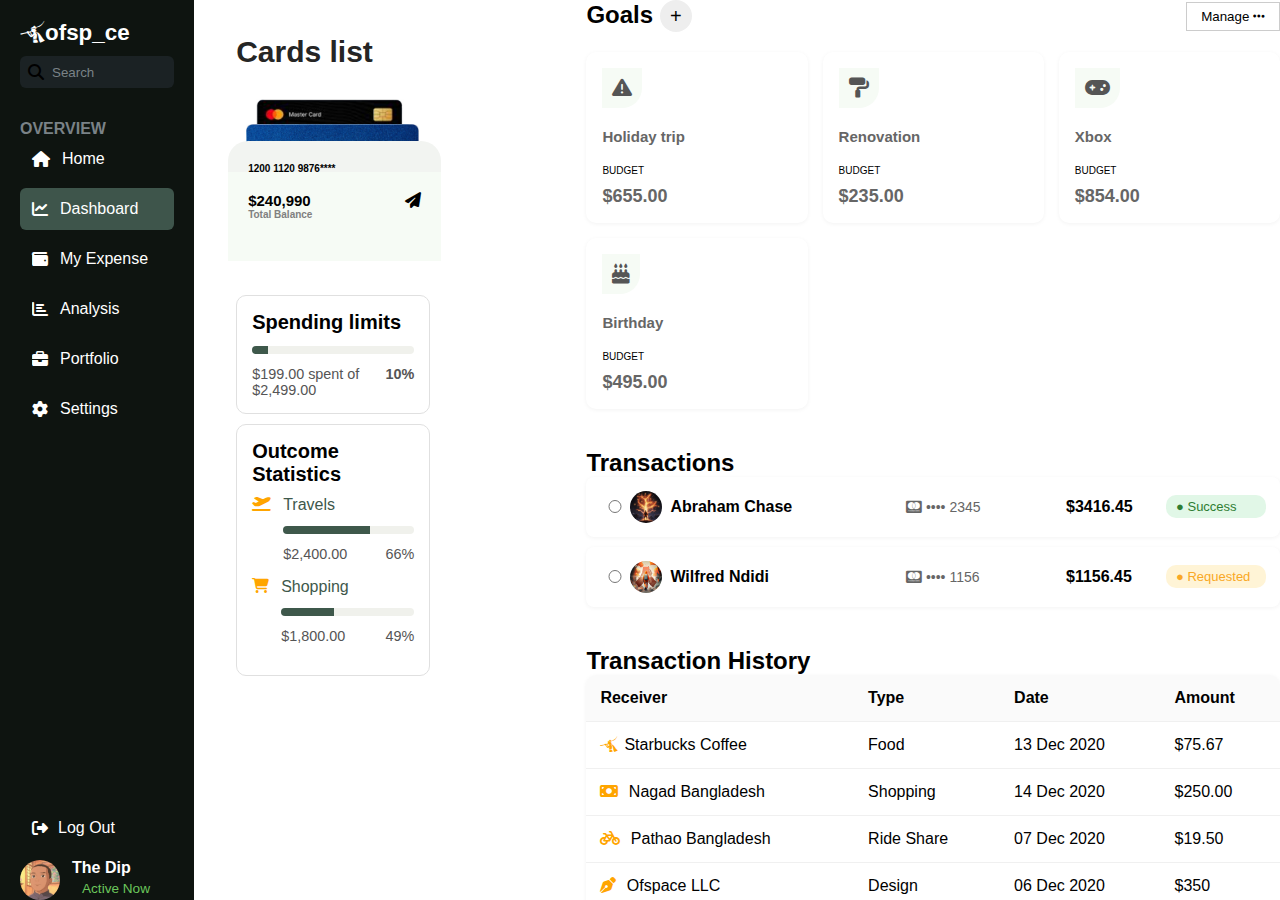
<file: index.html>
<!DOCTYPE html>
<html lang="en">
<head>
    <meta charset="UTF-8">
    <meta name="viewport" content="width=device-width, initial-scale=1.0">
    <link rel="stylesheet" href="assets/lib/fontawesome-free-6.7.2-web/css/all.min.css">
    <link rel="stylesheet" href="assets/css/classwork.css">
    <title>Financial Dashboard</title>
</head>
<body>
   
    <div class="container">
    
        <!-- SIDEBAR -->
    <aside class="sidebar">
            <div class="logo">
                 <i class="fa-brands fa-pied-piper-alt"></i>ofsp_ce</div>

             <div class="search">
                <i class="fas fa-search"></i>
                    <input type="text" placeholder="Search">
                </div>

            <nav class="nav-list">

            <h4>OVERVIEW</h4>

                <a href="#" class="nav-item">
                 <i class="fas fa-home"></i><span>Home</span>
                 </a>

                <a href="#" class="nav-item active">
                  <i class="fas fa-chart-line"></i><span>Dashboard</span>
                 </a>

                <a href="#" class="nav-item">
                    <i class="fas fa-wallet"></i><span>My Expense</span>
                </a>

                <a href="#" class="nav-item">
                   <i class="fas fa-chart-bar"></i><span>Analysis</span>
                </a>

                <a href="#" class="nav-item">
                    <i class="fas fa-briefcase"></i><span>Portfolio</span>
                </a>

                <a href="#" class="nav-item">
                     <i class="fas fa-cog"></i><span>Settings</span>
                 </a>

      </nav>

                <button class="logout">
                    <i class="fas fa-sign-out-alt"></i>
                    <a href="signup.html">Log Out</a>  
                </button>

                <div class="profile">
                    <img src="assets/images/gideon pfp.jpg" alt="Profile" width="40">

                <div>

                <div class="name">The Dip</div>
                     <div class="status">Active Now</div>
                </div>
      </div>
    </aside>

    <!------------------------ MAIN CONTENT ------------------------->
        <main class="main-content">
            <!------------- Top bar ------------------->
            <header class="main-header">
                
                <h1>Cards list</h1>
                   <!-- </header> -->

                <div class="card-stack">
                    <div class="black-card">
                        <img src="assets/images/Untitled-1.jpg" width="200">
                    </div>
                   
                    <div class="blue-card">
                        <img src="assets/images/name card.jpg" width="200">
                    </div>

                    <div class="card-details">
                        <h2>1200 1120 9876****</h2>
                        <p>09/25</p>
                    </div>

                    <div class="card-details-1">
                        <h2>$240,990
                            <p>Total Balance</p>
                        </h2>
                            <i class="fa-solid fa-paper-plane"></i>
                    </div>           
                </div>
                 <!----------------- Middle section: Limits & Stats ----------------------->
      <section class="middle-section">
            <div class="limits">
                 <h2>Spending limits</h2>
                    <div class="limit-bar">
                      <div class="fill" style="width:10%;"></div>
                    </div>

          <div class="limit-text">$199.00 spent of $2,499.00 <span class="percent">10%</span></div>
        </div>

        <div class="stats">
          <h2>Outcome Statistics</h2>
          <ul>
            <li>
              <i class="fas fa-plane-departure stat-icon">
              </i>
                    
              <div class="stat-info">
                 <div class="stat-label">Travels</div>

                <div class="limit-bar">
                  <div class="fill" style="width:66%;"></div>
                </div>
                <div class="limit-text">$2,400.00 <span>66%</span></div>

              </div>
            </li>

            <li>
              <i class="fas fa-shopping-cart stat-icon"></i>
              <div class="stat-info">

                <div class="stat-label">Shopping</div>

                <div class="limit-bar">
                  <div class="fill" style="width:40%;"></div>
                </div>
                <div class="limit-text">$1,800.00 <span>49%</span></div>
              </div>
            </li>
          </ul>
        </div>
      </section>
        </header>
     </main>
      <div class="dashboard">

    <!-- Goals -->
    <section class="goals">
      <div class="goals-header">
        <h2>Goals
             <button class="add-goal">+</button>
        </h2>
        
        <button class="manage-btn">Manage <i class="fas fa-ellipsis-h"></i></button>

      </div>
      <div class="goal-list">
        <div class="goal-card">
          <i class="fas fa-exclamation-triangle"></i>
          <h5>Holiday trip</h5>
          <p>BUDGET</p> 
          <h3>$655.00</h3>
        </div>
        <div class="goal-card">
          <i class="fas fa-paint-roller"></i>
          <h5>Renovation</h5>
          <p>BUDGET </p>
            <h3>$235.00</h3>
        </div>
        <div class="goal-card">
          <i class="fas fa-gamepad"></i>
          <h5>Xbox</h5>
          <p>BUDGET </p>
            <h3>$854.00</h3>
        </div>
        <div class="goal-card">
          <i class="fas fa-birthday-cake"></i>
          <h5>Birthday</h5>
          <p>BUDGET </p>
            <h3>$495.00</h3>
        </div>
      </div>
    </section>

    <!-- Transactions -->
    <section class="transactions">
      <h2>Transactions</h2>
      <div class="transaction-item">
        <input type="radio" name="tx">
        <img src="assets/images/4.jpg" alt="John Wick">
        <p>Abraham Chase</p>
        <span class="card-icon"><i class="fab fa-cc-mastercard"></i> •••• 2345</span>
        <span class="amount">$3416.45</span>
        <span class="status success">● Success</span>
      </div>
      <div class="transaction-item">
        <input type="radio" name="tx">
        <img src="assets/images/1.jpg" alt="Julia Hamington">
        <p>Wilfred Ndidi</p>
        <span class="card-icon"><i class="fab fa-cc-mastercard"></i> •••• 1156</span>
        <span class="amount">$1156.45</span>
        <span class="status requested">● Requested</span>
      </div>
    </section>

    <!-- Transaction History -->
    <section class="history">
      <h2>Transaction History</h2>
      <table>
        <thead>
          <tr>
            <th>Receiver</th>
            <th>Type</th>
            <th>Date</th>
            <th>Amount</th>
          </tr>
        </thead>
        <tbody>
          <tr>
            <td><i class="fa-brands fa-pied-piper-alt"></i>Starbucks Coffee</td>
            <td>Food</td>
            <td>13 Dec 2020</td>
            <td>$75.67</td>
          </tr>
          <tr>
            <td><i class="fas fa-money-bill"></i> Nagad Bangladesh</td>
            <td>Shopping</td>
            <td>14 Dec 2020</td>
            <td>$250.00</td>
          </tr>
          <tr>
            <td><i class="fas fa-bicycle"></i> Pathao Bangladesh</td>
            <td>Ride Share</td>
            <td>07 Dec 2020</td>
            <td>$19.50</td>
          </tr>
          <tr>
            <td><i class="fas fa-pen-nib"></i> Ofspace LLC</td>
            <td>Design</td>
            <td>06 Dec 2020</td>
            <td>$350</td>
          </tr>
        </tbody>
      </table>
    </section>

  </div>

   

    </body>
</html>
</file>
<file: assets/css/classwork.css>
*{
    padding: 0;
    margin: 0;
    font-family: Arial, sans-serif;
}

.container {
  width: 100%;
  display: flex;
  height: 100vh;
  overflow: hidden;
}

/* ///////////////////////////// SIDEBAR ///////////////////////////*/
.sidebar {
  width: 20%;
  background: var(--sidebar-bg);
  color: var(--sidebar-text);
  display: flex;
  flex-direction: column;
  padding: 20px;
  background-color: #0e1410;
  height: 100%;
}
.logo {
  font-size: 1.4rem;
  font-weight: 600;
  margin-bottom: 10px;
  color: white;
}
.profile {
    margin-top: auto;
    align-items: center;
    margin-bottom: 20px;
}
.search {
  display: flex;
  align-items: center;
  background: #1b2224;
  border-radius: 6px;
  padding: 8px;
  margin-bottom: 2rem;
}
.search input {
  background: transparent;
  border: none;
  color: var(--sidebar-text);
  margin-left: 8px;
  width: 100%;
}
.search input::placeholder {
  color: #7a8287;
}
.nav-list {
  flex-grow: 1;
}
.nav-list h4 {
    color: #7a8287;
}
.nav-item {
  display: flex;
  align-items: center;
  padding: 12px;
  border-radius: 6px;
  color: var(--sidebar-text);
  text-decoration: none;
  margin-bottom: 8px;
  transition: 0.2s;
  color: white;
  
}
.nav-item i {
  margin-right: 12px;
}
.nav-item:hover,
.nav-item.active {
  background: #3e554b;
}
.logout {
  display: flex;
  align-items: center;
  background: none;
  border: none;
  color: var(--sidebar-text);
  font-size: 1rem;
  padding: 12px;
  margin-top: 1rem;
  cursor: pointer;
  gap: 10px;
  color: white;
}
.logout a {
  text-decoration: none;
  /* background-color: purple; */
  color: white;
}

.profile {
  margin-top: 10px;
  display: flex;
  align-items: center;
}
.profile img {
  border-radius: 50%;
  margin-right: 12px;
}
.profile .name {
  font-weight: 600;
  color: white;
}
.profile .status {
  font-size: 0.85rem;
  color: #6bc65b;
}

/* ////////////////////////////MAIN CONTENT /////////////////*/
.main-content {
  width: 40%;
  padding: 30px;
  margin: 12px;
  /* background-color: #6bc65b; */
  margin-top: 5px;
  height: 40%;
  gap: 10px;

  
}
.main-header {
    display:inline-flexbox;
    margin-bottom:20px;
}
.main-header h1 {
font-size: 30px;
font-weight: 600;
color: #252525;
}
.card-stack {
    position:relative;
    margin-bottom: 30px;
    padding: 5px;
    margin: 5px;
}
.black-card {
    padding: 10px;
}

.blue-card img {
 position: absolute;
 z-index: 2;
 top: 40px;
 width:58%;
 margin-top: 10px;
 

}
.black-card img {
    position: relative;
    z-index: 1;
    top: 10px;
    width: 55%;
   
}
.card-details {
    position:absolute;
    padding: 20px;
    margin: -18px;
    border-radius: 20px;
    background-color:#f2f4f1;
    z-index: 2;
    width: 58%;
    height: 60%;
    top:85px;
}
.card-details h2 {
    font-family: 'Inter',sans-serif;
    font-weight: 800;
    font-size: 10px;
    margin-top: 2px;
}
.card-details p {
    font-family: 'Inter',sans-serif;
    font-size: 12px; 
    margin-top: 1px;
    color: gray;
   
}
.card-details-1 {
    position: absolute;
    width: 58%;
    height: 40%;
    z-index: 2;
    padding: 20px;
    margin: -18px;
    background-color:#f6fbf5;
    display: flex;
    justify-content: space-between;
}
.card-details-1 h2 {
    font-family: 'Inter',sans-serif;
    font-size: 15px;
    font-weight: 800;
}
.card-details-1 p {
    font-size: 10px;
    color:gray;
}
/*////////////////////////////// middle section /////////////////////*/
.middle-section {
    width: 63%;
    margin-top: 100px;
    /* background-color: yellow;     */
}
.limits {
   /* background-color: red; */
   border: 1px solid #e0e0e0;
   border-radius: 10px;
   padding: 15px;
   box-shadow: 0 4px 10px rgba(0,0,0,0,0.1) ;
}
.limits h2 {
    font-size: 20px;
    font-weight: 600;
    color: #000000;
    margin-bottom: 10px;
}
.limit-bar {
   border-radius: 10px;
  background:#f0f1ec;
  border-radius: 8px;
  height: 8px;
  margin: 12px 0;
  overflow: hidden;
}
.fill {
    height: 100%;
    background-color: #3e584b;
  /* background:blue; */
}
.limit-text {
    font-size: 0.9rem;
    color: #555;
    display: flex;
    justify-content: space-between;
}
.percent {
    font-weight: 600;
}
.stats {
    /* background-color: magenta; */
    border: 1px solid #e0e0e0;
   border-radius: 10px;
   padding: 15px;
   box-shadow: 0 4px 10px rgba(0,0,0,0,0.1) ;
   margin-top: 10px;
}
.stats h2 {
     font-size: 20px;
    font-weight: 600;
    color: #000000;
    margin-bottom: 10px;
}
.stats ul {
    list-style: none;
}
.stats li {
    display: flex;
    margin-bottom: 16px;
}
.stat-icon {
   font-size: 15px;
  margin-right: 12px;
  color: orange;
  display: flex;
}
.stat-info {
    /* background-color: pink; */
    width: 100%;
}
.stat-label {
    /* background-color: indigo; */
    color: #3e584b;
    /* display: flex; */
}
/* /////////////////////////////////////GOALs/////////////////////////// */
.dashboard {
  /* max-width: 1000px; */
  margin: auto;
  width: 90%;
}

/* Goals */
.goals-header {
  display: flex;
  align-items: center;
  gap: 10px;
  margin-bottom: 20px;
}
.goals-header h2 {
  font-size: 1.5rem;
  flex: 1;
}
.add-goal {
  width: 32px;
  height: 32px;
  font-size: 20px;
  border-radius: 50%;
  border: none;
  background: #eee;
  cursor: pointer;
}
.manage-btn {
  padding: 6px 14px;
  border: 1px solid #ccc;
  background: white;
  /* border-radius: 6px; */
  cursor: pointer;
}
.goal-list {
  display: grid;
  grid-template-columns: repeat(auto-fill, minmax(200px, 1fr));
  gap: 15px;
  margin-bottom: 40px;
}
.goal-card {
  background: white;
  border-radius: 10px;
  padding: 16px;
  box-shadow: 0 1px 4px rgba(0,0,0,0.05);
}
.goal-card i {
  padding: 10px;
  font-size: 20px;
  margin-bottom: 6px;
  color: #555;
  border-bottom-right-radius: 20px;
  background-color:#f6fbf5;
 margin-bottom: 20px;
 
}
.goal-card p {
  font-size: 10px;
  margin: 5px 0;
  margin-top: 20px;
}
.goal-card h5 {
    font-size: 15px;
    color: #666;

}
.goal-card h3 {
  font-size: 18px;
  font-weight: 600;
  color: #666;
  margin-top: 10px;
}

/* Transactions */
.transactions {
  margin-bottom: 40px;
}
.transaction-item {
  background: white;
  padding: 14px;
  display: grid;
  grid-template-columns: 30px 40px 1fr 160px 100px 100px;
  align-items: center;
  margin-bottom: 10px;
  border-radius: 8px;
  box-shadow: 0 1px 4px rgba(0,0,0,0.05);
}
.transaction-item img {
  width: 32px;
  border-radius: 50%;
}
.transaction-item p {
  font-weight: 600;
}
.card-icon {
  color: #666;
  font-size: 14px;
}
.amount {
  font-weight: 600;
}
.status {
  font-size: 13px;
  padding: 4px 10px;
  border-radius: 10px;
}
.status.success {
  background: #e1f7e7;
  color: #2e7d32;
}
.status.requested {
  background: #fff4d6;
  color: #f9a825;
}

/* History Table */
.history table {
  width: 100%;
  border-collapse: collapse;
  background: white;
  border-radius: 10px;
  overflow: hidden;
  box-shadow: 0 1px 4px rgba(0,0,0,0.05);
}
.history th, .history td {
  padding: 14px;
  text-align: left;
  border-bottom: 1px solid #f0f0f0;
}
.history th {
  background: #fafafa;
}
.history tr:last-child td {
  border-bottom: none;
}
.history td i {
  margin-right: 6px;
  color: orange;

}
/* Responsive layout */
@media(max-width : 768px) {
  .container {
    flex-direction: column;
  }
  .sidebar {
    width: 100%;
    display: flex;
    flex-direction: column;
    justify-content: space-around;
    align-items:start;
    padding: 10px;
  }
  .sidebar .nav-item {
    display: flex;
    gap: 20px;
  }
  .sidebar .nav-list a {
    padding: 8px 10px;
    font-size: 14px;
    border: none;
  }
  .main-content {
    flex-direction: column;
    gap: 10px;
    align-items: flex-start;
    width: 100%;
  }
  .middle-section {
    flex-direction: column;
    align-items: center;
    display: grid;
  }
  .dashboard {
    flex-direction: column;
    align-items: center;
  }
  .goals-header {
    flex-direction: column;
    gap: 10px;
    align-items: flex-start;
    width: 100%;
    display: flex;
  }
  .goal-list {
    display: grid;
  }
  .transactions {
    flex-direction: column;
    gap: 10px;
    align-items: flex-start;
    width: 100%;
  }

}
</file>
